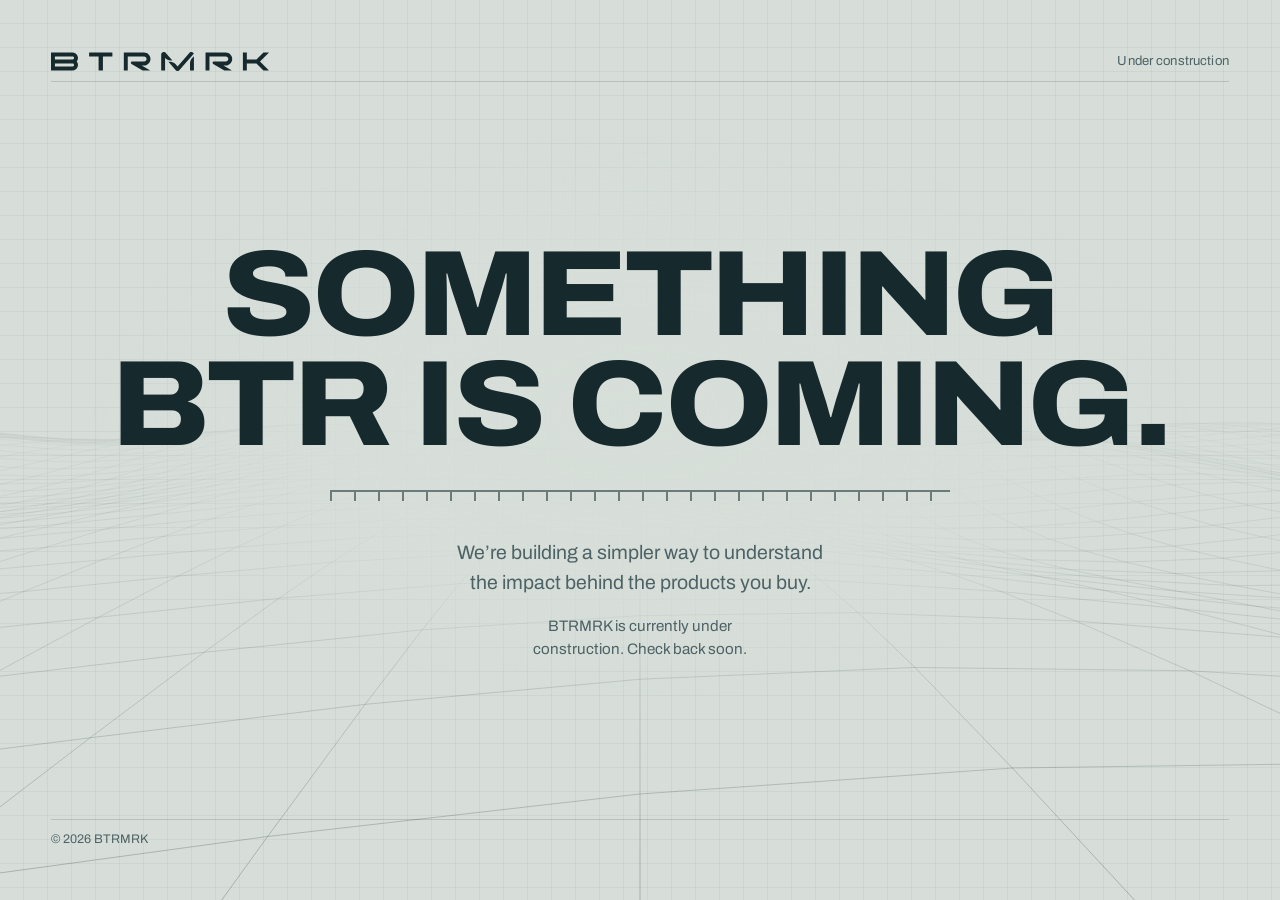
<file: index.html>
<!DOCTYPE html>
<html lang="en">
<head>
<meta charset="utf-8">
<meta name="viewport" content="width=device-width, initial-scale=1, viewport-fit=cover">
<title>BTRMRK — under construction</title>
<meta name="description" content="BTRMRK is building a simpler way to understand the impact behind the products you buy. Site under construction.">
<meta name="robots" content="noindex">
<link rel="icon" href="btrmrk-mark.svg">

<!-- ============================================================
     EDIT THESE AND YOU'RE DONE:
       1. the accent colour --mark, if BTRMRK's brand colour differs
       2. SPEED / EYE at the top of the script, to retune the terrain
     ============================================================ -->

<link rel="preconnect" href="https://fonts.googleapis.com">
<link rel="preconnect" href="https://fonts.gstatic.com" crossorigin>
<link href="https://fonts.googleapis.com/css2?family=Archivo:wdth,wght@62..125,100..900&display=swap" rel="stylesheet">

<style>
  :root{
    --paper:      #d7ded9;
    --ink:        #16292c;
    --ink-soft:   #4d6265;
    --mark:       #e0006b;          /* surveyor's marking pink */
    --grid-fine:  rgba(22,41,44,.05);
    --grid-bold:  rgba(22,41,44,.16);
    --rule:       2px;
  }

  *{ box-sizing:border-box; }

  html,body{ height:100%; }

  body{
    margin:0;
    background-color:var(--paper);
    background-image:
      linear-gradient(var(--grid-fine) 1px, transparent 1px),
      linear-gradient(90deg, var(--grid-fine) 1px, transparent 1px);
    background-size: 24px 24px, 24px 24px;
    background-position: -1px -1px;
    color:var(--ink);
    font-family:"Archivo", "Helvetica Neue", Arial, sans-serif;
    font-variation-settings:"wdth" 100,"wght" 400;
    font-size:clamp(15px, 1.1vw + 12px, 18px);
    line-height:1.5;
    -webkit-font-smoothing:antialiased;
  }

  /* ---------- 3d terrain layers ---------- */
  /* A canvas is a replaced element: inset:0 alone leaves it at its intrinsic
     300x150, so the size has to be stated. Layout size lives here in CSS only —
     the script sets the backing store, never the style. */
  #bg{
    position:fixed;
    top:0;
    left:0;
    width:100%;
    height:100%;
    height:100lvh;
    z-index:0;
    display:block;
    pointer-events:none;
  }
  .veil{
    position:fixed;
    top:0;
    left:0;
    width:100%;
    height:100%;
    height:100lvh;
    z-index:1;
    pointer-events:none;
    background:radial-gradient(
      ellipse 58% 42% at 50% 46%,
      rgba(215,222,217,.96) 0%,
      rgba(215,222,217,.86) 42%,
      rgba(215,222,217,0)   74%);
  }

  .sheet{
    position:relative;
    z-index:2;
    min-height:100%;
    min-height:100svh;
    display:grid;
    grid-template-rows:auto 1fr auto;
    padding:clamp(20px, 4vw, 56px);
    padding-top:calc(clamp(20px, 4vw, 56px) + env(safe-area-inset-top));
    padding-right:calc(clamp(20px, 4vw, 56px) + env(safe-area-inset-right));
    padding-bottom:calc(clamp(20px, 4vw, 56px) + env(safe-area-inset-bottom));
    padding-left:calc(clamp(20px, 4vw, 56px) + env(safe-area-inset-left));
    gap:clamp(24px, 5vh, 64px);
  }

  /* ---------- top rail ---------- */
  .rail{
    display:flex;
    justify-content:space-between;
    align-items:center;
    gap:16px;
    flex-wrap:wrap;
    font-size:.82rem;
    letter-spacing:.01em;
    color:var(--ink-soft);
    border-bottom:1px solid var(--grid-bold);
    padding-bottom:10px;
  }
  /* Plain <img>: no mask support needed, works over file:// too. The colour
     lives in btrmrk-wordmark.svg (set to --ink) rather than in CSS. */
  .logotype{
    display:block;
    height:clamp(13px, 3.2vw, 19px);
    width:auto;
    flex:0 0 auto;
  }

  /* ---------- centre stack ---------- */
  .stage{
    display:flex;
    flex-direction:column;
    align-items:center;
    justify-content:center;
    text-align:center;
  }

  .headline{
    margin:0;
    max-width:15ch;
    font-variation-settings:"wdth" 110,"wght" 800;
    font-size:clamp(2.15rem, 10.5vw, 7.6rem);
    line-height:.9;
    letter-spacing:-.03em;
    text-wrap:balance;
    overflow-wrap:break-word;
  }

  /* ruler datum under the headline */
  .datum{
    width:min(100%, 62ch);
    margin:clamp(20px, 3.4vh, 40px) 0 clamp(22px, 3.4vh, 40px);
    height:18px;
    border-top:2px solid var(--ink);
    background-image:linear-gradient(90deg, var(--ink) 2px, transparent 2px);
    background-size:24px 9px;
    background-repeat:repeat-x;
    background-position:0 0;
    opacity:.55;
  }

  .lede{
    margin:0;
    max-width:34ch;
    font-size:clamp(1rem, .5vw + .92rem, 1.22rem);
    color:var(--ink-soft);
    text-wrap:balance;
  }

  .note{
    margin:clamp(14px, 2vh, 22px) 0 0;
    max-width:38ch;
    font-size:.95rem;
    color:var(--ink-soft);
    text-wrap:balance;
  }

  /* ---------- footer ---------- */
  .foot{
    font-size:.78rem;
    color:var(--ink-soft);
    border-top:1px solid var(--grid-bold);
    padding-top:10px;
  }

  /* ---------- phones ---------- */
  @media (max-width: 640px){
    /* Lighter than desktop: the mesh should read across the whole screen, and
       the lines it sits behind are hairlines at 26% ink at their very darkest. */
    .veil{
      background:radial-gradient(
        ellipse 150% 44% at 50% 46%,
        rgba(215,222,217,.74) 0%,
        rgba(215,222,217,.52) 56%,
        rgba(215,222,217,0)   90%);
    }
    .datum{ width:100%; margin:clamp(16px,2.6vh,28px) 0; }
    .lede{ max-width:30ch; }
    .note{ max-width:32ch; }
    .headline{ max-width:12ch; }
  }

  @media (max-width: 360px){
    .rail{ font-size:.76rem; gap:8px; }
  }

  /* ---------- landscape phones: very little vertical room ---------- */
  @media (max-height: 520px) and (orientation: landscape){
    .sheet{ gap:14px; }
    .headline{ font-size:clamp(1.7rem, 5.4vw, 3rem); max-width:22ch; }
    .datum{ margin:12px 0; height:12px; }
    .note{ margin-top:8px; }
  }

  /* ---------- one load sequence ---------- */
  .headline{ opacity:0; animation:rise .62s cubic-bezier(.2,.7,.3,1) .12s forwards; }
  .datum{ transform:scaleX(0); transform-origin:left; animation:sweep .72s cubic-bezier(.2,.7,.3,1) .4s forwards; }
  .lede{ opacity:0; animation:rise .5s ease-out .62s forwards; }
  .note{ opacity:0; animation:rise .5s ease-out .76s forwards; }

  @keyframes rise{ from{ opacity:0; transform:translateY(10px); } to{ opacity:1; transform:none; } }
  @keyframes sweep{ to{ transform:scaleX(1); } }

  @media (prefers-reduced-motion: reduce){
    .headline,.datum,.lede,.note{
      animation:none;
      opacity:1;
      transform:none;
    }
  }
</style>
</head>
<body>

<canvas id="bg" aria-hidden="true"></canvas>
<div class="veil" aria-hidden="true"></div>

<div class="sheet">

  <div class="rail">
    <img class="logotype" src="btrmrk-wordmark.svg" alt="BTRMRK" width="2193" height="191">
    <span>Under construction</span>
  </div>

  <main class="stage">

    <h1 class="headline">SOMETHING BTR IS COMING.</h1>

    <div class="datum" aria-hidden="true"></div>

    <p class="lede">We’re building a simpler way to understand the impact behind the products you buy.</p>

    <p class="note">BTRMRK is currently under construction. Check back soon.</p>

  </main>

  <div class="foot">© 2026 BTRMRK</div>

</div>

<script>
/* Wireframe survey mesh: a ground plane in real perspective, drifting toward
   the viewer. No libraries — the projection is eight lines of maths. */
(function () {
  var canvas = document.getElementById('bg');
  if (!canvas || !canvas.getContext) return;
  var ctx = canvas.getContext('2d');

  var COLS = 30,     // columns across
      ROWS = 34,     // rows into the distance
      XS   = 1.15,   // column spacing (world units)
      ZS   = 1.0,    // row spacing (recomputed per viewport)
      NEAR = 1.4,    // nearest row
      EYE  = 1.55,   // camera height above the plane (recomputed per viewport)
      SPEED = 0.55;  // world units per second, toward the viewer

  var w = 0, h = 0, cx = 0, cy = 0, f = 0, raf = 0;
  var still = window.matchMedia('(prefers-reduced-motion: reduce)');

  function resize() {
    // Measure the canvas box itself, not window.innerHeight — on mobile the
    // two disagree while the address bar slides in and out.
    var box = canvas.getBoundingClientRect();
    var nw = Math.round(box.width)  || window.innerWidth;
    var nh = Math.round(box.height) || window.innerHeight;
    if (nw === w && nh === h) return false;

    w = nw;
    h = nh;

    // Phones need a FINER mesh, not a coarser one. A narrow viewport with a wide
    // lens puts mid-screen at only z~3, where column spacing is f*XS/z — at
    // XS 1.5 that is 150px apart, i.e. three lines on the whole screen. Tighter
    // spacing and a nearer horizon give the same line count a real mesh.
    var narrow = w < 700;
    ROWS = narrow ? 15   : 34;
    ZS   = narrow ? 0.8  : 1.0;
    XS   = narrow ? 0.55 : 1.15;

    cx = w / 2;

    // Focal length from a fixed ~70 degree horizontal field of view. Deriving it
    // from height instead turns a tall phone into a telephoto lens: four giant
    // lines across the screen rather than a mesh.
    f = w * 0.714;

    // Tall screens get a higher horizon so the ground claims more of the frame.
    var ratio = h / w;
    var horizon = Math.min(0.44, Math.max(0.34, 0.44 - (ratio - 0.6) * 0.07));
    cy = h * horizon;

    // Then lift the camera until the nearest row falls past the bottom edge.
    // Without this the plane stops short and leaves blank paper beneath it.
    EYE = Math.max(1.55, NEAR * (h - cy) / f * 1.04);

    // Widen the plane until it runs past both screen edges at the depth where
    // the lines are still visible — otherwise a wide monitor sees the plane end.
    var zDeep  = NEAR + ROWS * ZS * 0.85;
    var reach  = (w / 2) * zDeep / f;   // world half-width needed at that depth
    COLS = Math.ceil((reach * 3.0) / XS);
    COLS = Math.max(narrow ? 20 : 28, Math.min(COLS, 90));

    var dpr = Math.min(window.devicePixelRatio || 1, narrow ? 1.75 : 2);
    // Only the backing store is set here. Touching canvas.style.width would
    // pin the box to a fixed pixel size and the next measurement would be stale.
    canvas.width  = Math.round(w * dpr);
    canvas.height = Math.round(h * dpr);
    ctx.setTransform(dpr, 0, 0, dpr, 0, 0);

    return true;
  }

  // Height field — three slow waves, no two in step.
  function elevation(x, z, t) {
    return Math.sin(x * 0.42 + z * 0.18 + t * 0.33) * 0.30
         + Math.sin(z * 0.31 - t * 0.21)            * 0.22
         + Math.sin(x * 0.19 - z * 0.26 + t * 0.14) * 0.16;
  }

  function draw(t) {
    ctx.clearRect(0, 0, w, h);

    var scroll = t * SPEED;
    var shift  = scroll % ZS;

    // Depth fade for free: lines are faint at the horizon, firm underfoot.
    var fade = ctx.createLinearGradient(0, cy, 0, h);
    fade.addColorStop(0,    'rgba(22,41,44,0)');
    fade.addColorStop(0.28, 'rgba(22,41,44,0.07)');
    fade.addColorStop(1,    'rgba(22,41,44,0.26)');
    ctx.strokeStyle = fade;
    ctx.lineWidth = 1;

    var i, j, x, z, y, sx, sy, open;

    // Rows running across
    for (j = 0; j < ROWS; j++) {
      z = NEAR + j * ZS - shift;
      if (z < 0.4) continue;
      ctx.beginPath();
      for (i = 0; i <= COLS; i++) {
        x  = (i - COLS / 2) * XS;
        y  = elevation(x, z + scroll, t);
        sx = cx + f * x / z;
        sy = cy + f * (EYE - y) / z;
        if (i) ctx.lineTo(sx, sy); else ctx.moveTo(sx, sy);
      }
      ctx.stroke();
    }

    // Columns running away
    for (i = 0; i <= COLS; i++) {
      x = (i - COLS / 2) * XS;
      ctx.beginPath();
      open = false;
      for (j = 0; j < ROWS; j++) {
        z = NEAR + j * ZS - shift;
        if (z < 0.4) { open = false; continue; }
        y  = elevation(x, z + scroll, t);
        sx = cx + f * x / z;
        sy = cy + f * (EYE - y) / z;
        if (open) ctx.lineTo(sx, sy); else { ctx.moveTo(sx, sy); open = true; }
      }
      ctx.stroke();
    }
  }

  var elapsed = 0, last = 0;

  function frame(now) {
    if (!last) last = now;
    // Clamp the step so returning to a backgrounded tab doesn't jump the terrain.
    elapsed += Math.min((now - last) / 1000, 0.05);
    last = now;
    draw(elapsed);
    raf = window.requestAnimationFrame(frame);
  }

  function play() {
    if (raf || still.matches) return;
    last = 0;
    raf = window.requestAnimationFrame(frame);
  }
  function pause() {
    if (!raf) return;
    window.cancelAnimationFrame(raf);
    raf = 0;
  }

  function start() {
    resize();
    if (still.matches) { pause(); draw(elapsed); }
    else play();
  }

  // Phones fire resize constantly as the address bar slides; coalesce them.
  var pending = 0;
  function onResize() {
    window.clearTimeout(pending);
    pending = window.setTimeout(function () {
      var changed = resize();
      if (changed && !raf) draw(elapsed);
    }, 140);
  }

  window.addEventListener('resize', onResize, { passive: true });
  window.addEventListener('orientationchange', onResize, { passive: true });
  if (window.visualViewport) {
    window.visualViewport.addEventListener('resize', onResize, { passive: true });
  }

  document.addEventListener('visibilitychange', function () {
    if (document.hidden) pause(); else play();
  });

  if (still.addEventListener) still.addEventListener('change', start);
  else if (still.addListener) still.addListener(start);

  start();
})();
</script>

</body>
</html>
</file>
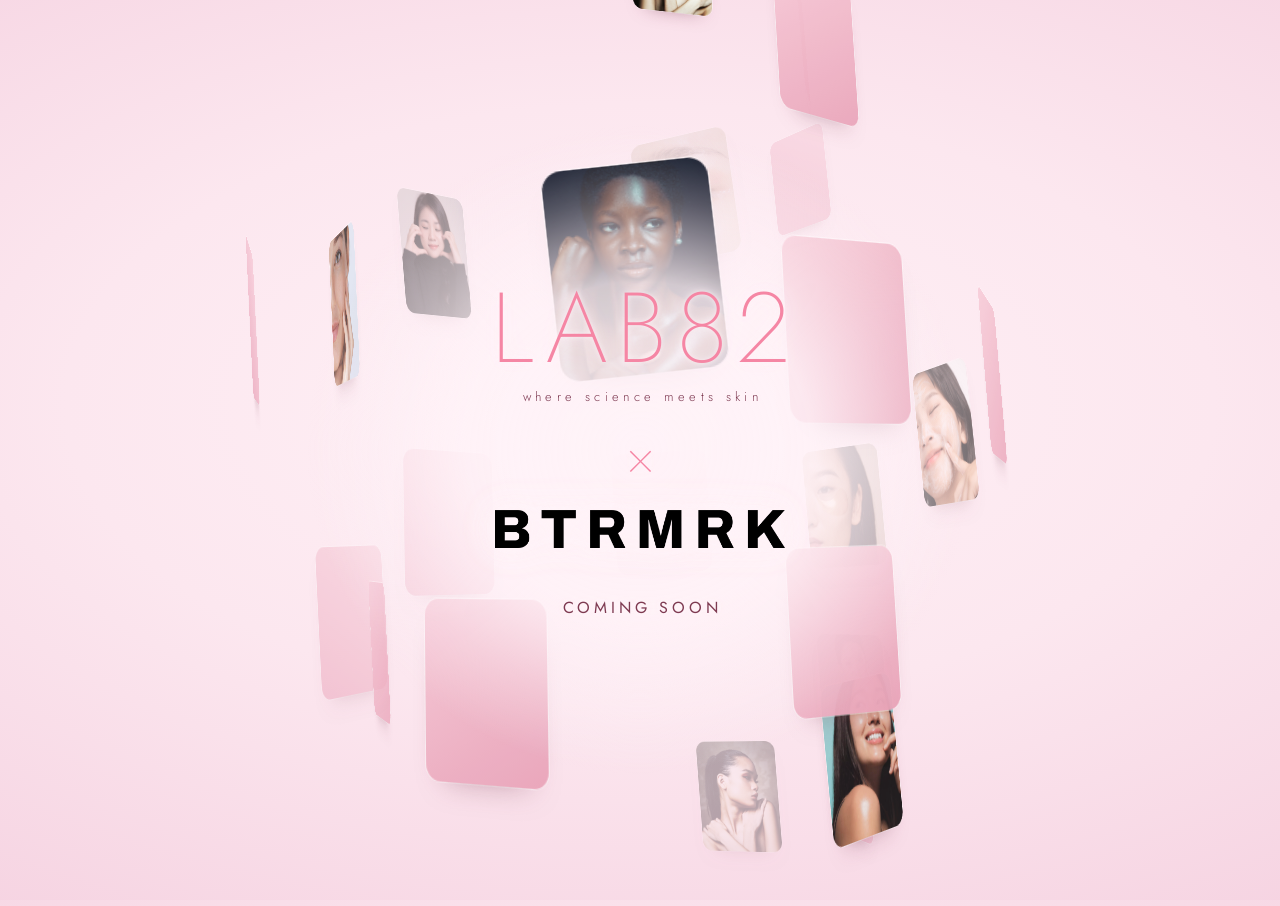
<file: l82.html>
<!DOCTYPE html>
<html lang="en">
<head>
<meta charset="utf-8">
<meta name="viewport" content="width=device-width, initial-scale=1, maximum-scale=1, viewport-fit=cover">
<meta name="robots" content="noindex">
<title>Lab82 × BTRMRK — coming soon</title>
<meta name="description" content="Lab82 and BTRMRK. Coming soon.">
<meta name="theme-color" content="#FCE7EF">

<meta property="og:title" content="Lab82 × BTRMRK — coming soon">
<meta property="og:description" content="Lab82 and BTRMRK. Coming soon.">
<meta property="og:image" content="Image1.jpg">
<meta property="og:type" content="website">

<link rel="preconnect" href="https://fonts.googleapis.com">
<link rel="preconnect" href="https://fonts.gstatic.com" crossorigin>
<link href="https://fonts.googleapis.com/css2?family=Jost:wght@200;300;400&display=swap" rel="stylesheet">

<style>
/* ---------------------------------------------------------------
   Lab82 × BTRMRK — holding page
   Drop Image1.jpg … Image30.jpg and btrmrk.png next to this file.
   To add more photos, edit the IMAGES list in the script below.
   --------------------------------------------------------------- */

:root{
  --porcelain:#FCE7EF;
  --blush:#F2C8DA;
  --pink:#F586A4;
  --rose:#C0637E;
  --deep:#7E3A51;
  --ink:#3A2730;

  --radius:clamp(200px, 27vw, 490px);  /* how wide the vortex swings */
  --rise:clamp(210px, 43vh, 500px);    /* how tall the vortex stands */
  --cw:clamp(86px, 9.4vw, 158px);      /* card width                 */
  --ch:calc(var(--cw) * 1.27);         /* card height                */
}

*{box-sizing:border-box}

html,body{height:100%}

body{
  margin:0;
  background:
    radial-gradient(118% 88% at 50% 45%, #FFF1F6 0%, var(--porcelain) 38%, var(--blush) 100%);
  color:var(--ink);
  font-family:"Jost", "Futura", "Century Gothic", system-ui, sans-serif;
  font-weight:300;
  -webkit-font-smoothing:antialiased;
  overflow:hidden;
  overscroll-behavior:none;
  touch-action:none;                 /* the whole surface is draggable */
  -webkit-tap-highlight-color:transparent;
  -webkit-user-select:none;
  user-select:none;
}

.page{
  position:relative;
  height:100dvh;
  min-height:100svh;
  display:grid;
  place-items:center;
  isolation:isolate;
  cursor:grab;
}

.page.is-dragging{cursor:grabbing}

/* ---------- the vortex ---------- */

.stage{
  position:absolute;
  inset:0;
  perspective:1400px;
  perspective-origin:50% 48%;
  z-index:1;
  opacity:0;
  animation:settle 2.2s .15s cubic-bezier(.2,.7,.2,1) forwards;
}

.tilt{
  position:absolute;
  left:50%;
  top:48%;
  transform-style:preserve-3d;
  transform:rotateZ(-4deg) rotateX(5deg);
}

.vortex{
  position:absolute;
  transform-style:preserve-3d;
  will-change:transform;
}

.card{
  position:absolute;
  width:var(--cw);
  height:var(--ch);
  margin-left:calc(var(--cw) / -2);
  margin-top:calc(var(--ch) / -2);
  transform-style:preserve-3d;
  transform:
    rotateY(calc(var(--a) * 1deg))
    translateZ(calc(var(--r) * var(--radius)))
    translateY(calc(var(--y) * var(--rise)))
    rotateZ(calc(var(--rz) * 1deg))
    scale(var(--s));
}

.face{
  display:block;
  width:100%;
  height:100%;
  border-radius:14px;
  overflow:hidden;
  background:linear-gradient(150deg,#F6C9D6,#E9A3B8);
  box-shadow:
    0 14px 28px -20px rgba(110,45,68,.55),
    0 0 0 1px rgba(255,255,255,.5);
}

.face img{
  width:100%;
  height:100%;
  object-fit:cover;
  display:block;
  pointer-events:none;
}

@keyframes settle{
  from{opacity:0; transform:scale(.92)}
  to  {opacity:1; transform:scale(1)}
}

/* ---------- the eye of the vortex ---------- */

.scrim{
  position:absolute;
  inset:0;
  z-index:2;
  pointer-events:none;
  background:radial-gradient(
    26% 36% at 50% 50%,
    rgba(255,243,248,.93) 0%,
    rgba(255,243,248,.82) 52%,
    rgba(255,243,248,.34) 78%,
    rgba(255,243,248,0)   100%);
}

.lockup{
  position:relative;
  z-index:3;
  text-align:center;
  padding:0 24px;
  pointer-events:none;
  text-shadow:0 0 34px rgba(255,243,248,.98), 0 0 14px rgba(255,243,248,.95), 0 0 5px rgba(255,243,248,.9);
  opacity:0;
  animation:settle 1.6s .45s ease-out forwards;
}

.lab{
  margin:0;
  font-size:clamp(3rem, 12vw, 6.2rem);
  font-weight:200;
  line-height:.92;
  letter-spacing:.09em;
  text-indent:.09em;
  color:var(--pink);
}

.tag{
  margin:.85rem 0 0;
  font-size:clamp(.66rem, 1.7vw, .8rem);
  font-weight:300;
  letter-spacing:.34em;
  text-indent:.34em;
  color:var(--deep);
}

.cross{
  display:block;
  margin:clamp(1rem, 3vw, 1.7rem) 0;
  font-size:clamp(1.9rem, 5.5vw, 3.1rem);
  line-height:1;
  font-weight:200;
  color:var(--pink);
}

.mrk{
  display:block;
  margin:0 auto;
  width:clamp(160px, 23vw, 290px);
  height:auto;
  filter:
    drop-shadow(0 0 18px rgba(255,243,248,.97))
    drop-shadow(0 0 7px rgba(255,243,248,.95));
}

.soon{
  margin:clamp(1.9rem, 6vw, 3rem) 0 0;
  font-size:clamp(.82rem, 2.2vw, 1rem);
  font-weight:400;
  text-transform:uppercase;
  letter-spacing:.24em;
  text-indent:.24em;
  color:var(--deep);
}

/* ---------- smaller screens ---------- */

@media (max-width:820px){
  .scrim{background:radial-gradient(
    58% 40% at 50% 50%,
    rgba(255,243,248,.96) 0%,
    rgba(255,243,248,.9)  52%,
    rgba(255,243,248,0)   100%)}
}

@media (max-width:480px){
  .stage{perspective:900px}
  .face{box-shadow:0 14px 30px -20px rgba(110,45,68,.55), 0 0 0 1px rgba(255,255,255,.5)}
}
</style>
</head>

<body>
<main class="page" id="page">

  <div class="stage" aria-hidden="true">
    <div class="tilt" id="tilt">
      <div class="vortex" id="vortex"></div>
    </div>
  </div>

  <div class="scrim" aria-hidden="true"></div>

  <div class="lockup">
    <h1 class="lab">LAB82</h1>
    <p class="tag">where science meets skin</p>
    <span class="cross">&#215;</span>
    <img class="mrk" src="btrmrk.png" alt="BTRMRK" width="1100" height="143">
    <p class="soon">Coming soon</p>
  </div>

</main>

<script>
(function () {
  /* Photos used in the vortex. Add more files here as you add them
     to the folder — the spiral rebuilds itself around the list.
     Any mix of .jpg / .png / .webp is fine. */
  var IMAGES = [
    'Image1.jpg', 'Image2.jpg', 'Image3.jpg', 'Image4.jpg', 'Image5.jpg',
    'Image6.jpg', 'Image7.jpg', 'Image8.jpg', 'Image9.jpg', 'Image10.jpg',
    'Image11.jpg', 'Image12.jpg', 'Image13.jpg', 'Image14.jpg', 'Image15.jpg',
    'Image16.jpg', 'Image17.jpg', 'Image18.jpg', 'Image19.jpg', 'Image20.jpg',
    'Image21.jpg', 'Image22.jpg', 'Image23.jpg', 'Image24.jpg', 'Image25.jpg',
    'Image26.jpg', 'Image27.jpg', 'Image28.jpg', 'Image29.jpg', 'Image30.jpg'
  ];



  var vortex = document.getElementById('vortex');
  var tilt   = document.getElementById('tilt');
  var page   = document.getElementById('page');
  if (!vortex) return;

  var still = matchMedia('(prefers-reduced-motion: reduce)').matches;
  var hover = matchMedia('(hover: hover) and (pointer: fine)').matches;
  var phone = matchMedia('(max-width: 600px)').matches;

  var COUNT = phone ? 24 : 32;   // fewer cards to draw on a phone
  var TURNS = 2.6;               // how many times the spiral wraps
  var BASE  = still ? 0 : 360 / 46;  // degrees per second at rest

  /* ---------- build the spiral ---------- */

  var cards = [];
  var frag  = document.createDocumentFragment();

  function gcd(a, b) { while (b) { var t = b; b = a % b; a = t; } return a; }
  var STRIDE = 1;
  for (var k = Math.max(2, Math.round(IMAGES.length / 2.6)); k < IMAGES.length; k++) {
    if (gcd(k, IMAGES.length) === 1) { STRIDE = k; break; }
  }

  /* fixed seed, so the scatter is the same on every visit */
  var seed = 0x9e3779b9;
  function rnd() {
    seed ^= seed << 13; seed ^= seed >>> 17; seed ^= seed << 5;
    return ((seed >>> 0) / 4294967296);
  }
  function jit(n) { return (rnd() * 2 - 1) * n; }

  for (var i = 0; i < COUNT; i++) {
    /* even spacing would band the cards into rows — push each one off its mark */
    var u = (i / (COUNT - 1)) * 2 - 1 + jit(0.13);   // -1 at the base, 1 at the top
    u = Math.max(-1.08, Math.min(1.08, u));
    var a = (i * 360 * TURNS / COUNT + jit(16)) % 360;
    var swell = Math.cos(Math.max(-1, Math.min(1, u)) * Math.PI / 2);

    var card = document.createElement('div');
    card.className = 'card';
    card.style.setProperty('--a', a.toFixed(2));
    card.style.setProperty('--y', u.toFixed(3));
    card.style.setProperty('--r', ((0.55 + 0.45 * swell) * (0.87 + rnd() * 0.26)).toFixed(3));
    card.style.setProperty('--s', ((0.74 + 0.26 * swell) * (0.84 + rnd() * 0.34)).toFixed(3));
    card.style.setProperty('--rz', jit(4).toFixed(2));

    var face = document.createElement('div');
    face.className = 'face';

    var img = document.createElement('img');
    img.src = IMAGES[(i * STRIDE) % IMAGES.length];
    img.alt = '';
    img.loading = i < 10 ? 'eager' : 'lazy';
    img.decoding = 'async';
    img.style.objectPosition = (18 + (i * 29) % 64) + '% ' + (20 + (i * 41) % 60) + '%';
    if (i % 3 === 1) img.style.transform = 'scaleX(-1)';
    img.addEventListener('error', function () { this.remove(); });

    face.appendChild(img);
    card.appendChild(face);
    frag.appendChild(card);

    cards.push({face: face, angle: a, o: -1});
  }

  vortex.appendChild(frag);

  /* ---------- state ---------- */

  var spin = 0;        // current rotation, degrees
  var drift = 0;       // extra spin from a throw, degrees per second
  var bias = 0;        // gentle speed-up from cursor position
  var tx = 0, ty = 0;  // where the tilt is
  var gx = 0, gy = 0;  // where the tilt wants to be

  var dragging = false, lastX = 0, lastY = 0, lastT = 0;

  /* ---------- pointer: drag to spin, move to lean ---------- */

  page.addEventListener('pointerdown', function (e) {
    dragging = true;
    drift = 0;
    lastX = e.clientX; lastY = e.clientY; lastT = e.timeStamp;
    page.classList.add('is-dragging');
    try { page.setPointerCapture(e.pointerId); } catch (err) {}
  });

  page.addEventListener('pointermove', function (e) {
    if (dragging) {
      var dx = e.clientX - lastX;
      var dt = Math.max(e.timeStamp - lastT, 8) / 1000;
      spin += dx * 0.42;                        // 1px of drag ≈ 0.42°
      drift = (dx * 0.42) / dt;                 // remember the throw
      lastX = e.clientX; lastY = e.clientY; lastT = e.timeStamp;
    }
    if (hover || dragging) aim(e.clientX, e.clientY);
  }, {passive: true});

  function release(e) {
    if (!dragging) return;
    dragging = false;
    page.classList.remove('is-dragging');
    drift = Math.max(-900, Math.min(900, drift));   // cap the throw
    try {
      if (e && e.pointerId != null && page.hasPointerCapture(e.pointerId)) {
        page.releasePointerCapture(e.pointerId);
      }
    } catch (err) {}
  }
  page.addEventListener('pointerup', release);
  page.addEventListener('pointercancel', release);
  page.addEventListener('pointerleave', function () { if (!dragging) { gx = 0; gy = 0; bias = 0; } });

  function aim(px, py) {
    var nx = (px / innerWidth  - 0.5) * 2;
    var ny = (py / innerHeight - 0.5) * 2;
    gx = nx;
    gy = ny;
    if (hover && !dragging) bias = nx * BASE * 0.6;   // lean right, spin faster
  }

  /* ---------- the loop ---------- */

  var prev = 0, mark = 0, ticks = 0, trims = 0;

  function frame(now) {
    var dt = prev ? Math.min((now - prev) / 1000, 0.05) : 0.016;
    prev = now;

    if (!dragging) {
      spin += (BASE + bias + drift) * dt;
      drift *= Math.exp(-2.6 * dt);          // the throw runs out
    }
    if (spin > 3600 || spin < -3600) spin %= 360;

    vortex.style.transform = 'rotateY(' + spin.toFixed(2) + 'deg)';

    /* the lean chases the pointer instead of trailing a second behind it */
    var k = still ? 1 : 1 - Math.exp(-11 * dt);
    tx += (gx - tx) * k;
    ty += (gy - ty) * k;
    tilt.style.transform =
      'rotateZ(' + (-4 + tx * 3.5).toFixed(2) + 'deg) ' +
      'rotateX(' + (5 - ty * 9).toFixed(2) + 'deg) ' +
      'rotateY(' + (tx * 9).toFixed(2) + 'deg)';

    /* depth: crisp at the front, dissolving into the light at the back */
    for (var i = 0; i < cards.length; i++) {
      var c = cards[i];
      var f = (Math.cos((spin + c.angle) * Math.PI / 180) + 1) / 2;
      var o = 0.2 + 0.8 * Math.pow(f, 0.8);
      if (Math.abs(o - c.o) > 0.008) c.face.style.opacity = c.o = o;
    }

    /* if the machine can't keep up, thin the spiral rather than stutter */
    ticks++;
    if (!mark) mark = now;
    if (trims < 1 && now - mark > 2200) {
      if (ticks / ((now - mark) / 1000) < 38) {
        var keep = [];
        for (var j = 0; j < cards.length; j++) {
          if (j % 4 === 3) cards[j].face.parentNode.style.display = 'none';
          else keep.push(cards[j]);
        }
        cards = keep;
        trims++;
      } else {
        trims = 1;
      }
      mark = now; ticks = 0;
    }

    requestAnimationFrame(frame);
  }

  requestAnimationFrame(frame);

  /* pause the work entirely when the tab is hidden */
  document.addEventListener('visibilitychange', function () {
    if (!document.hidden) prev = 0;
  });
})();
</script>
</body>
</html>
</file>
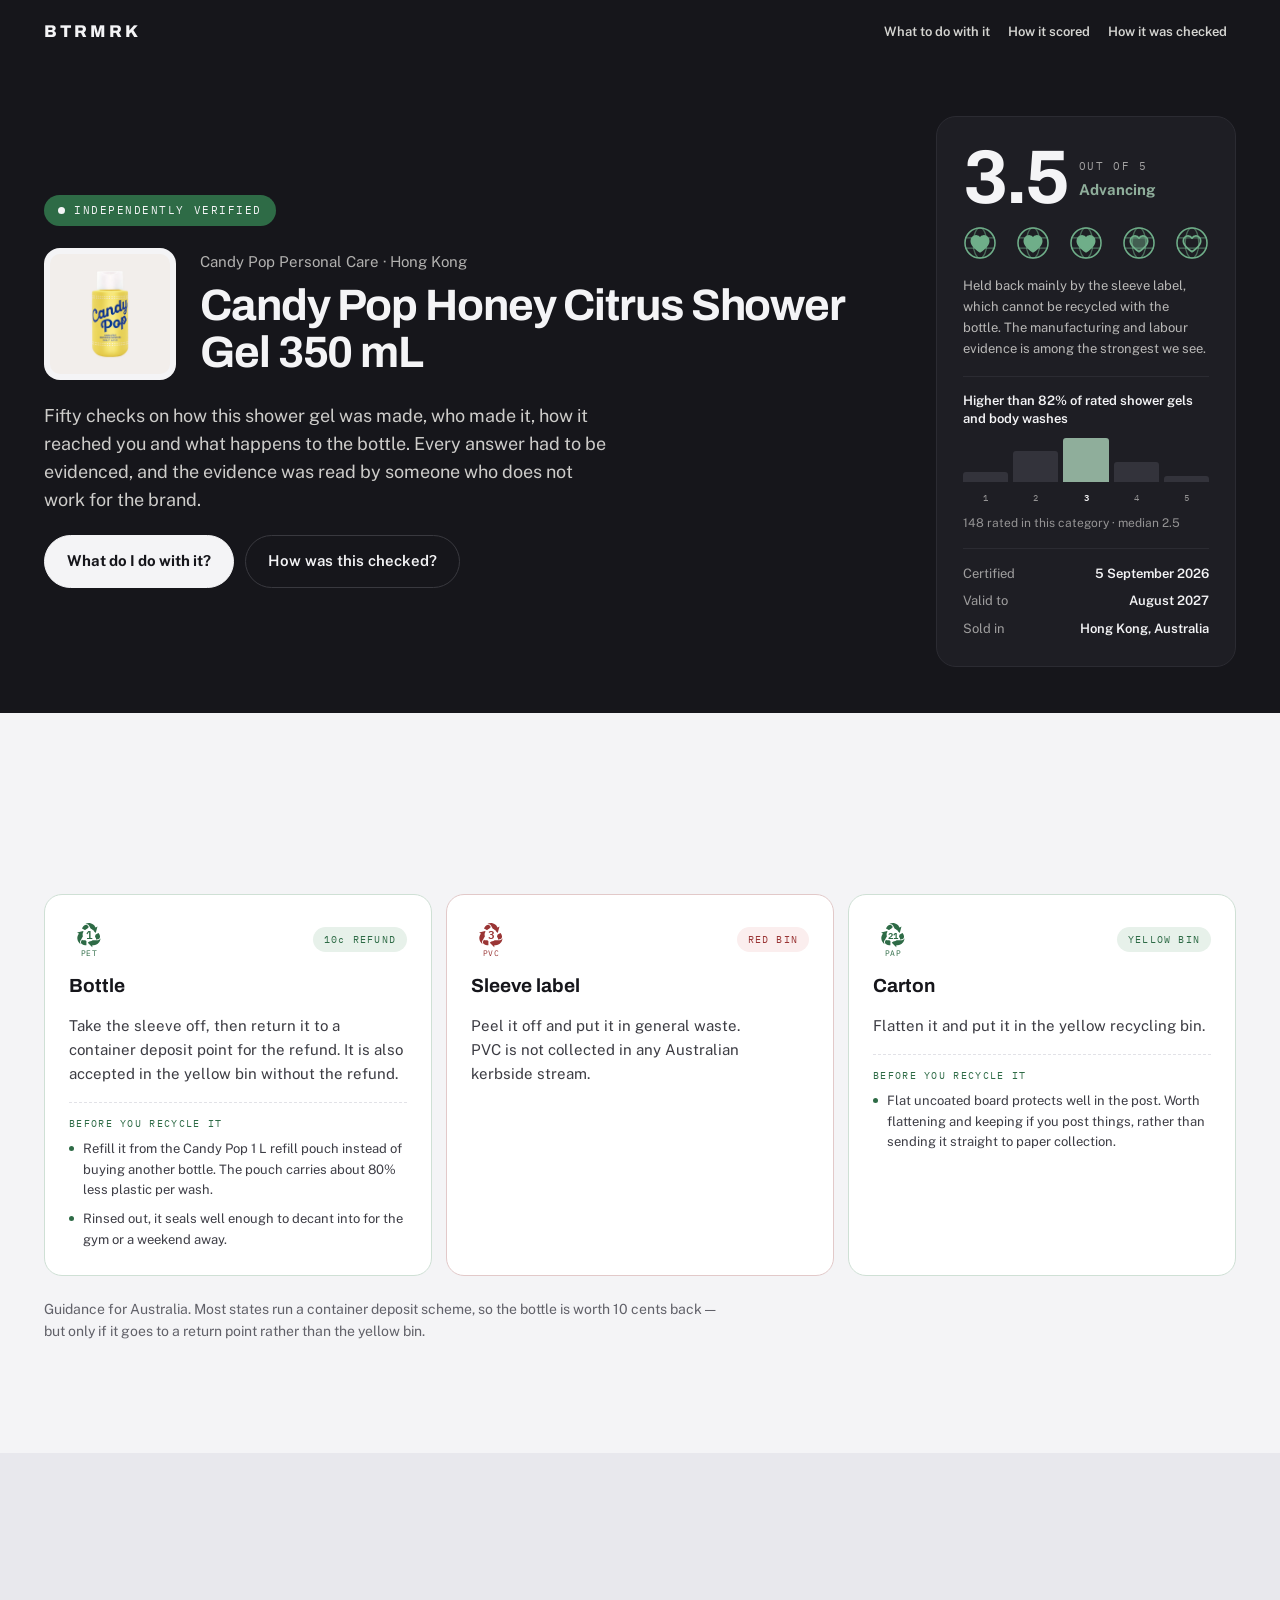
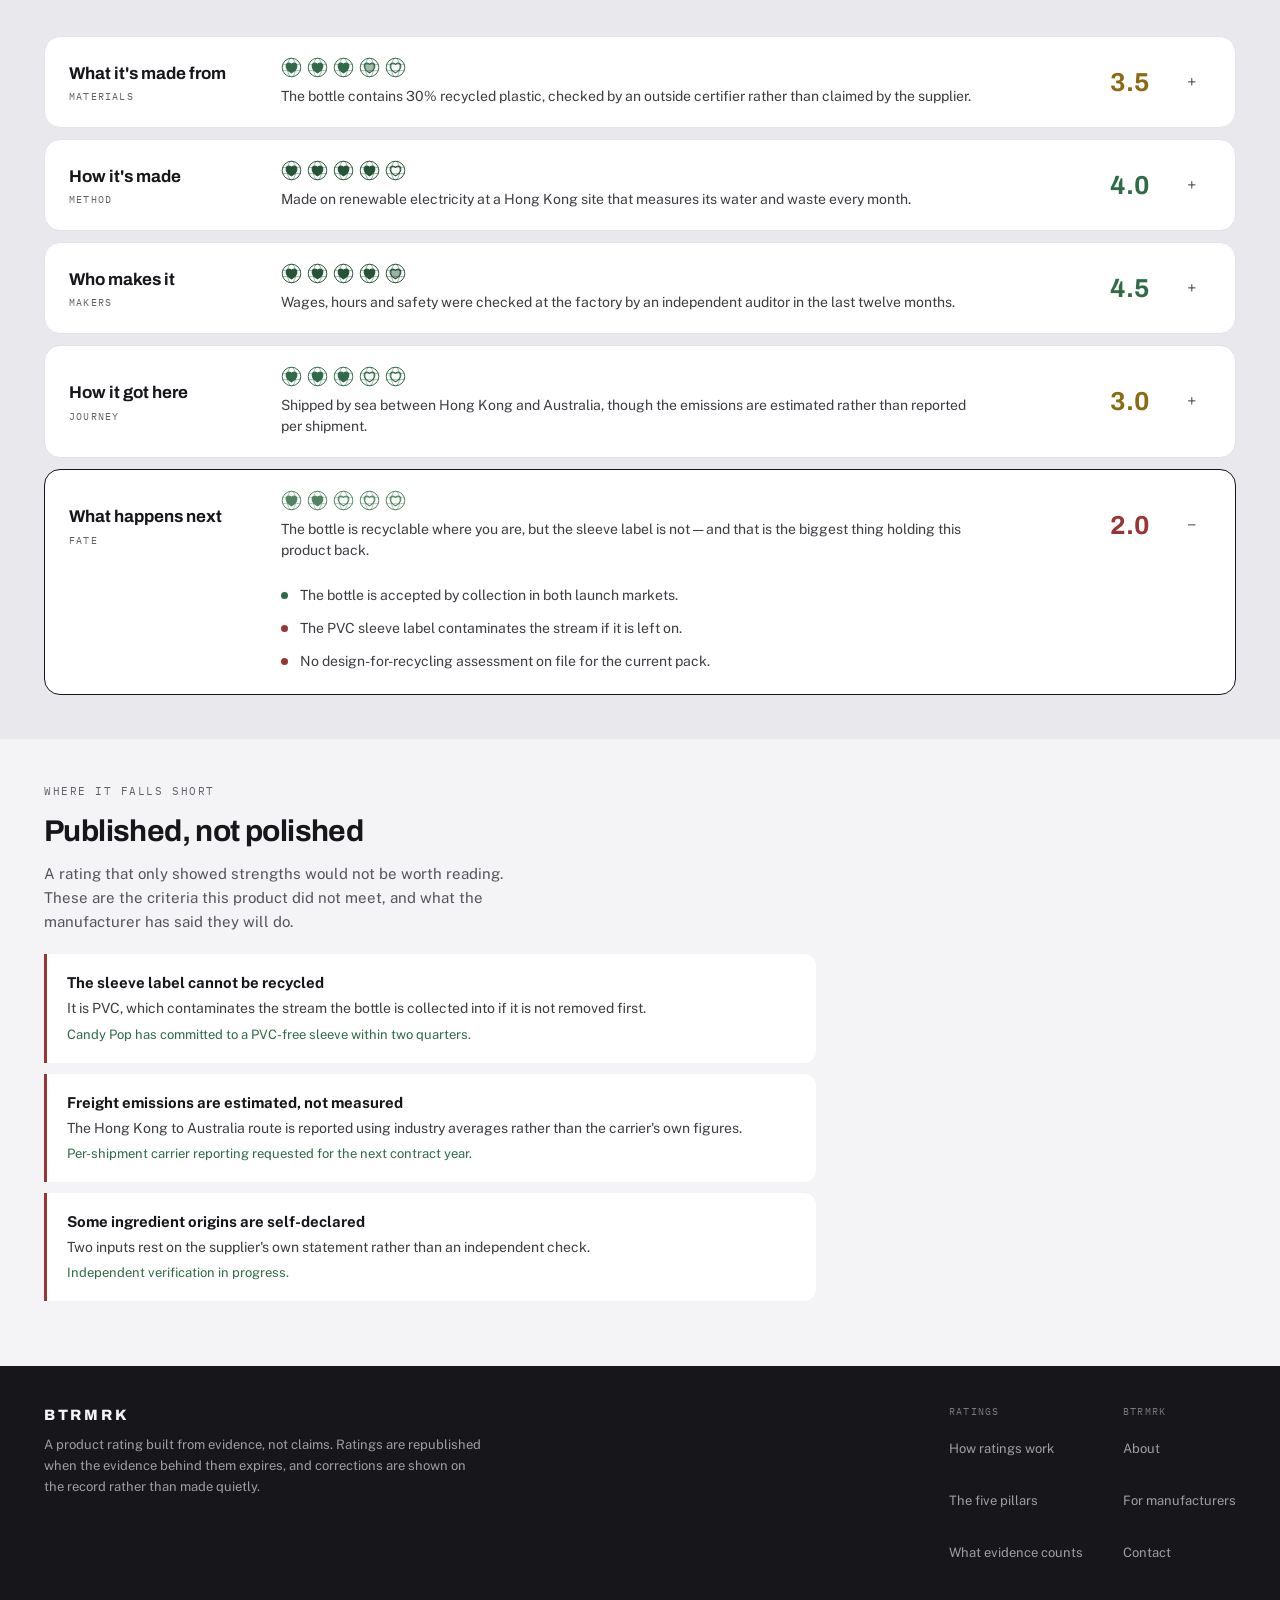
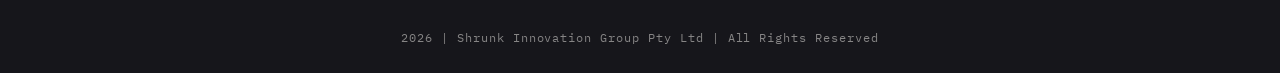
<file: ratings/2026/candypop/demo.html>
<!DOCTYPE html>
<html lang="en">
<head>
<meta charset="utf-8">
<meta name="viewport" content="width=device-width, initial-scale=1">
<title>Candy Pop Honey Citrus Shower Gel 350 mL — BTRMRK rating</title>
<meta name="description" content="An independently verified BTRMRK product rating: how it was made, who made it, how it reached you, and what to do with the pack.">
<link rel="preconnect" href="https://fonts.googleapis.com">
<link rel="preconnect" href="https://fonts.gstatic.com" crossorigin>
<link href="https://fonts.googleapis.com/css2?family=Archivo:wght@500;600;700;800&family=Public+Sans:wght@400;500;600;700&family=IBM+Plex+Mono:wght@500;600&display=swap" rel="stylesheet">

<style>
/* ---------------------------------------------------------------
   BTRMRK public rating page
   Tokens
   --------------------------------------------------------------- */
:root {
  --ink:        #16161b;
  --ink-2:      #1e1e24;
  --ink-line:   #2b2b32;
  --paper:      #f4f4f6;
  --paper-2:    #e8e8ed;
  --paper-3:    #e5e5ea;
  --white:      #ffffff;
  --line:       #e2e2e7;
  --line-2:     #d6d6dd;

  --text:       #16161b;
  --text-2:     #3c3c43;
  --text-3:     #54545e;
  --muted:      #616169;
  --on-ink:     #f4f4f6;
  --on-ink-2:   rgba(245,244,240,.82);
  --on-ink-3:   rgba(245,244,240,.62);

  --green:      #2e6b46;
  --green-soft: #8fae9b;
  --green-bg:   #e7f1ea;
  --green-bd:   #cfe0d5;
  --amber:      #8a6a12;
  --amber-bg:   #fbf1dd;
  --amber-bd:   #e8dcc0;
  --red:        #9a3535;
  --red-bg:     #fbeeee;
  --red-bd:     #e2c9c9;

  --sans:  'Public Sans', system-ui, -apple-system, sans-serif;
  --display:'Archivo', var(--sans);
  --mono:  'IBM Plex Mono', ui-monospace, monospace;

  --r-sm: 11px;
  --r-md: 16px;
  --r-lg: 20px;
  --r-pill: 99px;

  --pad: clamp(20px, 5vw, 44px);
  --tap: 44px;
}

/* ---------------------------------------------------------------
   Reset
   --------------------------------------------------------------- */
*, *::before, *::after { box-sizing: border-box; }
html { -webkit-text-size-adjust: 100%; }
body {
  margin: 0;
  background: var(--paper);
  color: var(--text);
  font-family: var(--sans);
  font-size: 16px;
  line-height: 1.5;
  overflow-x: hidden;
}
img { display: block; max-width: 100%; }
button { font: inherit; color: inherit; }
h1, h2, h3, p { margin: 0; }
a { color: var(--green); text-decoration: none; }
a:hover { color: var(--ink); }
:focus-visible { outline: 2px solid var(--green); outline-offset: 3px; border-radius: 4px; }

/* thin scrollbar that does not claim layout width */
@supports not selector(::-webkit-scrollbar) {
  * { scrollbar-width: thin; scrollbar-color: #c6c6cc transparent; }
}
::-webkit-scrollbar { width: 5px; height: 5px; }
::-webkit-scrollbar-track { background: transparent; }
::-webkit-scrollbar-thumb { background: #c6c6cc; border-radius: 8px; }

/* ---------------------------------------------------------------
   Shared bits
   --------------------------------------------------------------- */
.kicker {
  font-family: var(--mono);
  font-size: 11px;
  letter-spacing: .14em;
  color: var(--muted);
}
.kicker--light { color: var(--on-ink-3); }

.section-title {
  font-family: var(--display);
  font-weight: 700;
  font-size: clamp(23px, 3.6vw, 30px);
  line-height: 1.15;
  letter-spacing: -.02em;
}
.lede {
  font-size: 15px;
  line-height: 1.6;
  color: var(--text-3);
  text-wrap: pretty;
}
.section { padding: var(--pad); }
.section--paper { background: var(--paper); }
.section--paper2 { background: var(--paper-2); }
.section--ink { background: var(--ink); color: var(--on-ink); }

.stack { display: flex; flex-direction: column; }
.gap-8  { gap: 8px; }
.gap-14 { gap: 14px; }
.gap-22 { gap: 22px; }

.btn {
  display: inline-flex;
  align-items: center;
  justify-content: center;
  min-height: 50px;
  padding: 14px 22px;
  border: 1px solid transparent;
  border-radius: var(--r-pill);
  font-weight: 700;
  font-size: 15px;
  cursor: pointer;
  transition: background .25s ease, color .25s ease, border-color .25s ease, transform .2s ease;
}
.btn:active { transform: translateY(1px); }
.btn--solid { background: var(--paper); color: var(--ink); border-color: var(--paper); }
.btn--solid:hover { background: var(--green); border-color: var(--green); color: var(--paper); }
.btn--ghost { background: transparent; color: var(--on-ink); border-color: #39393f; font-weight: 600; }
.btn--ghost:hover { border-color: var(--paper); }

/* ---------------------------------------------------------------
   Masthead
   --------------------------------------------------------------- */
.masthead {
  position: sticky;
  top: 0;
  z-index: 20;
  display: flex;
  align-items: center;
  justify-content: space-between;
  gap: 6px 18px;
  flex-wrap: wrap;
  padding: 10px var(--pad);
  background: var(--ink);
  color: var(--on-ink);
  transition: padding .28s ease, box-shadow .28s ease;
}
.masthead.is-condensed { padding-block: 6px; box-shadow: 0 10px 28px rgba(22,22,27,.34); }
.wordmark {
  font-family: var(--display);
  font-weight: 800;
  font-size: 17px;
  letter-spacing: .18em;
}
.masthead__nav { display: flex; align-items: center; gap: 0; flex: 1 1 auto; justify-content: flex-end; flex-wrap: wrap; }
.masthead__nav a {
  display: flex;
  align-items: center;
  min-height: var(--tap);
  padding: 11px 9px;
  border-radius: 9px;
  color: rgba(245,244,240,.86);
  font-weight: 600;
  font-size: 13px;
  white-space: nowrap;
  transition: background .2s ease, color .2s ease;
}
.masthead__nav a:hover { background: #26262c; color: var(--on-ink); }

/* ---------------------------------------------------------------
   Hero
   --------------------------------------------------------------- */
.hero {
  display: grid;
  grid-template-columns: minmax(0, 1fr) 300px;
  gap: clamp(24px, 4vw, 48px);
  align-items: center;
  padding: clamp(30px, 5vw, 52px) var(--pad) clamp(28px, 4.5vw, 46px);
  background: var(--ink);
  color: var(--on-ink);
}
@media (max-width: 860px) { .hero { grid-template-columns: minmax(0, 1fr); } }

.badge-verified {
  display: inline-flex;
  align-self: flex-start;
  align-items: center;
  gap: 9px;
  padding: 7px 14px;
  border-radius: var(--r-pill);
  background: var(--green);
}
.badge-verified span:first-child {
  width: 7px; height: 7px; border-radius: var(--r-pill); background: var(--paper);
}
.badge-verified span:last-child {
  font-family: var(--mono); font-size: 11px; letter-spacing: .14em;
}

.product { display: flex; align-items: center; gap: clamp(14px, 3vw, 24px); }
.product__shot {
  width: clamp(84px, 14vw, 132px);
  height: clamp(84px, 14vw, 132px);
  flex: none;
  object-fit: contain;
  border-radius: var(--r-md);
  background: var(--paper);
  padding: 6px;
  transition: transform .5s cubic-bezier(.22,.61,.36,1), box-shadow .5s ease;
}
.product__shot:hover { transform: translateY(-5px) rotate(-2deg); box-shadow: 0 22px 44px rgba(0,0,0,.45); }
.product__brand { font-size: 15px; color: rgba(245,244,240,.7); }
.product__name {
  font-family: var(--display);
  font-weight: 700;
  font-size: clamp(24px, 5vw, 44px);
  line-height: 1.08;
  letter-spacing: -.025em;
  text-wrap: pretty;
}
.hero__lede {
  font-size: clamp(15px, 2vw, 18px);
  line-height: 1.55;
  color: var(--on-ink-2);
  max-width: 52ch;
  text-wrap: pretty;
}
.hero__actions { display: flex; gap: 11px; flex-wrap: wrap; }

.scorecard {
  display: flex;
  flex-direction: column;
  gap: 16px;
  padding: 28px 26px;
  border-radius: var(--r-lg);
  background: var(--ink-2);
  border: 1px solid var(--ink-line);
}
.scorecard__row { display: flex; align-items: flex-end; gap: 12px; }
.scorecard__value {
  font-family: var(--display);
  font-weight: 700;
  font-size: clamp(56px, 9vw, 76px);
  line-height: .86;
  letter-spacing: -.04em;
  font-variant-numeric: tabular-nums;
}
.scorecard__band { font-size: 15px; font-weight: 700; color: var(--green-soft); }
.marks { display: flex; justify-content: space-between; gap: 7px; width: 100%;
  max-width: calc(5 * clamp(28px, 5vw, 34px) + 4 * clamp(12px, 2.2vw, 19px)); }
.marks svg { flex: none; width: clamp(28px, 5vw, 34px); height: clamp(28px, 5vw, 34px); }
.pillar__marks { display: flex; gap: 5px; }
.pillar__marks svg { flex: none; width: 21px; height: 21px; }
.scorecard__note { font-size: 13px; line-height: 1.6; color: rgba(245,244,240,.72); text-wrap: pretty; }
.compare { display: flex; flex-direction: column; gap: 9px; padding-top: 15px; border-top: 1px solid var(--ink-line); }
.compare__head { font-size: 13px; font-weight: 600; line-height: 1.45; text-wrap: pretty; }
.compare__chart { display: flex; align-items: flex-end; gap: 5px; height: 44px; }
.compare__bar { flex: 1; min-height: 3px; border-radius: 3px 3px 0 0; background: #33333b; }
.compare__bar.is-here { background: var(--green-soft); }
.compare__bands { display: flex; gap: 5px; }
.compare__band { flex: 1; text-align: center; font-family: var(--mono); font-size: 9px; color: rgba(245,244,240,.55); }
.compare__band.is-here { color: var(--on-ink); font-weight: 600; }
.compare__sub { font-size: 12px; line-height: 1.5; color: rgba(245,244,240,.55); }

.resin { flex: none; width: 40px; height: 40px; }

.meta { display: flex; flex-direction: column; gap: 8px; padding-top: 15px; border-top: 1px solid var(--ink-line); }
.meta__row { display: flex; justify-content: space-between; align-items: baseline; gap: 12px; }
.meta__k { font-size: 13px; color: rgba(245,244,240,.6); }
.meta__v { font-size: 13px; font-weight: 600; text-align: right; }

/* ---------------------------------------------------------------
   Disposal
   --------------------------------------------------------------- */
.section-head {
  display: flex;
  align-items: flex-end;
  justify-content: space-between;
  gap: 24px;
  flex-wrap: wrap;
}
.tabs { display: flex; gap: 9px; padding: 5px; border-radius: var(--r-pill); background: var(--paper-3); }
.tabs button {
  min-height: 46px;
  padding: 12px 22px;
  border: 0;
  border-radius: var(--r-pill);
  background: transparent;
  color: #2b2b32;
  font-weight: 600;
  font-size: 14px;
  cursor: pointer;
  transition: background .2s ease, color .2s ease;
}
.tabs button[aria-pressed="true"] { background: var(--ink); color: var(--paper); font-weight: 700; }

.parts {
  display: grid;
  grid-template-columns: repeat(auto-fit, minmax(240px, 1fr));
  gap: 14px;
}
.part {
  height: 100%;
  display: flex;
  flex-direction: column;
  gap: 13px;
  padding: 24px;
  border: 1px solid var(--line);
  border-radius: 18px;
  background: var(--white);
  transition: transform .3s ease, box-shadow .3s ease;
}
.part:hover { transform: translateY(-4px); box-shadow: 0 14px 30px rgba(22,22,27,.10); }
.part__top { display: flex; align-items: center; justify-content: space-between; gap: 12px; }

.part__verdict {
  font-family: var(--mono);
  font-size: 10px;
  letter-spacing: .12em;
  padding: 5px 11px;
  border-radius: var(--r-pill);
}
.part__name { font-family: var(--display); font-weight: 700; font-size: 19px; }
.part__action { font-size: 15px; line-height: 1.6; color: var(--text-2); text-wrap: pretty; }
.part__reuse { display: flex; flex-direction: column; gap: 8px; margin-top: 3px; padding-top: 13px; border-top: 1px dashed var(--line); }
.part__reuse .kicker { color: var(--green); font-size: 10px; letter-spacing: .13em; }
.part__reuse li { display: flex; gap: 9px; align-items: flex-start; font-size: 13px; line-height: 1.6; color: #3d3d45; }
.part__reuse ul { margin: 0; padding: 0; list-style: none; display: flex; flex-direction: column; gap: 8px; }
.dot { flex: none; margin-top: 7px; width: 5px; height: 5px; border-radius: var(--r-pill); background: var(--green); }

.tone-good .part__verdict { background: var(--green-bg); color: var(--green); }
.tone-good { border-color: var(--green-bd); }
.tone-warn .part__verdict { background: var(--amber-bg); color: var(--amber); }
.tone-warn { border-color: var(--amber-bd); }
.tone-bad .part__verdict { background: var(--red-bg); color: var(--red); }
.tone-bad { border-color: var(--red-bd); }

.note { font-size: 14px; line-height: 1.6; color: var(--muted); max-width: 76ch; text-wrap: pretty; }

/* ---------------------------------------------------------------
   Pillars
   --------------------------------------------------------------- */
.pillar {
  display: block;
  width: 100%;
  padding: 0;
  border: 1px solid var(--line);
  border-radius: var(--r-md);
  background: var(--white);
  cursor: pointer;
  text-align: left;
  overflow: hidden;
  transition: border-color .25s ease;
}
.pillar:hover { border-color: var(--ink); }
.pillar[aria-expanded="true"] { border-color: var(--ink); }
.pillar__head {
  display: grid;
  grid-template-columns: 190px minmax(0, 1fr) 96px 40px;
  gap: 22px;
  align-items: center;
  padding: 20px 24px;
}
.pillar__human { font-family: var(--display); font-weight: 700; font-size: 17px; }
.pillar__label { font-family: var(--mono); font-size: 10px; letter-spacing: .12em; color: var(--muted); }
.pillar__plain { font-size: 14px; line-height: 1.5; color: var(--text-2); text-wrap: pretty; }
.pillar__value { text-align: right; font-family: var(--display); font-weight: 700; font-size: 26px; }
.pillar__chev { text-align: center; font-size: 17px; color: var(--muted); }
.pillar__detail { display: flex; flex-direction: column; gap: 11px; padding: 4px 24px 22px 236px; }
.pillar__detail li { display: flex; gap: 12px; align-items: flex-start; font-size: 14px; line-height: 1.55; color: var(--text-2); text-wrap: pretty; }
.pillar__detail ul { margin: 0; padding: 0; list-style: none; display: flex; flex-direction: column; gap: 11px; }
.pillar__detail .dot { margin-top: 7px; width: 7px; height: 7px; }
[hidden] { display: none !important; }

@media (max-width: 760px) {
  .pillar__head { grid-template-columns: minmax(0, 1fr) 62px 28px; gap: 12px; padding: 18px; }
  .pillar__head > :nth-child(2) { grid-column: 1 / -1; }
  .pillar__value { font-size: 22px; }
  .pillar__detail { padding: 0 18px 18px; }
}

/* ---------------------------------------------------------------
   Gaps + provenance
   --------------------------------------------------------------- */
.split {
  display: grid;
  grid-template-columns: minmax(0, 1fr) 380px;
  gap: 40px;
}
@media (max-width: 980px) { .split { grid-template-columns: minmax(0, 1fr); } }

.gap-card {
  display: flex;
  gap: 14px;
  align-items: flex-start;
  padding: 18px 20px;
  border-left: 3px solid var(--red);
  border-radius: 0 12px 12px 0;
  background: var(--white);
}
.gap-card b { font-size: 15px; font-weight: 700; line-height: 1.4; }
.gap-card p { font-size: 14px; line-height: 1.55; color: var(--text-2); text-wrap: pretty; }
.gap-card em { font-style: normal; font-size: 13px; line-height: 1.5; color: var(--green); }

.panel {
  display: flex;
  flex-direction: column;
  gap: 16px;
  padding: 28px 26px;
  border-radius: 18px;
  background: var(--ink);
  color: var(--on-ink);
  align-self: start;
}
.panel p { font-size: 15px; line-height: 1.65; color: rgba(245,244,240,.86); text-wrap: pretty; }
.panel .meta__k { font-family: var(--mono); font-size: 10px; letter-spacing: .12em; }
.panel .meta__v { font-weight: 400; }
.panel button { min-height: 48px; border-radius: var(--r-sm); }

/* ---------------------------------------------------------------
   Footer
   --------------------------------------------------------------- */
.footer {
  padding: 38px var(--pad);
  background: var(--ink);
  color: var(--on-ink-3);
  display: flex;
  align-items: flex-start;
  justify-content: space-between;
  gap: 36px;
  flex-wrap: wrap;
}
.footer__cols { display: flex; gap: 40px; flex-wrap: wrap; }
.footer__col { display: flex; flex-direction: column; gap: 8px; }
.footer__col span:first-child { font-family: var(--mono); font-size: 10px; letter-spacing: .12em; color: rgba(245,244,240,.45); }
.footer__col a { font-size: 13px; color: inherit; min-height: var(--tap); display: flex; align-items: center; }
.footer__col a:hover { color: var(--on-ink); }
.legal {
  padding: 16px var(--pad) 26px;
  background: var(--ink);
  color: rgba(245,244,240,.5);
  font-family: var(--mono);
  font-size: 12px;
  letter-spacing: .08em;
  text-align: center;
}

/* ---------------------------------------------------------------
   Reveal on scroll
   --------------------------------------------------------------- */
[data-reveal] { opacity: 0; transform: translateY(22px); }
[data-reveal].is-in {
  opacity: 1;
  transform: none;
  transition: opacity .6s cubic-bezier(.22,.61,.36,1), transform .6s cubic-bezier(.22,.61,.36,1);
}
@media (prefers-reduced-motion: reduce) {
  [data-reveal] { opacity: 1 !important; transform: none !important; transition: none !important; }
  * { animation: none !important; transition-duration: .01ms !important; }
}
</style>
</head>

<body>

<header class="masthead" id="masthead">
  <span class="wordmark">BTRMRK</span>
  <nav class="masthead__nav" aria-label="Primary">
    <a href="#disposal">What to do with it</a>
    <a href="#pillars">How it scored</a>
    <a href="#method">How it was checked</a>
  </nav>
</header>

<main>

  <!-- ============================= HERO ============================= -->
  <section class="hero">
    <div class="stack gap-22">
      <span class="badge-verified"><span></span><span>INDEPENDENTLY VERIFIED</span></span>

      <div class="product">
        <img class="product__shot"
             src="Candy_Pop_Moisturizing_Shower_Gel_30mL_Honey_Citrus_1024_x_1024_e3f6e341-92e4-40ce-8b4f-3aa134a779dc.webp"
             alt="Candy Pop Honey Citrus Shower Gel bottle, 350 mL"
             width="132" height="132">
        <div class="stack gap-8">
          <span class="product__brand">Candy Pop Personal Care · Hong Kong</span>
          <h1 class="product__name">Candy Pop Honey Citrus Shower Gel 350 mL</h1>
        </div>
      </div>

      <p class="hero__lede">Fifty checks on how this shower gel was made, who made it, how it reached you and what happens to the bottle. Every answer had to be evidenced, and the evidence was read by someone who does not work for the brand.</p>

      <div class="hero__actions">
        <button type="button" class="btn btn--solid" data-jump="#disposal">What do I do with it?</button>
        <a class="btn btn--ghost" href="#method">How was this checked?</a>
      </div>
    </div>

    <aside class="scorecard" aria-label="Overall rating">
      <div class="scorecard__row">
        <span class="scorecard__value" id="score">3.5</span>
        <span class="stack" style="gap:4px;padding-bottom:9px">
          <span class="kicker kicker--light">OUT OF 5</span>
          <span class="scorecard__band" id="band">Advancing</span>
        </span>
      </div>
      <div class="marks" id="marks" role="img" aria-label="3.5 out of 5"></div>
      <p class="scorecard__note">Held back mainly by the sleeve label, which cannot be recycled with the bottle. The manufacturing and labour evidence is among the strongest we see.</p>
      <div class="compare">
        <span class="compare__head" id="cmp-head"></span>
        <div class="compare__chart" id="cmp-chart" role="img"></div>
        <div class="compare__bands" id="cmp-bands" aria-hidden="true"></div>
        <span class="compare__sub" id="cmp-sub"></span>
      </div>
      <div class="meta">
        <div class="meta__row"><span class="meta__k">Certified</span><span class="meta__v">5 September 2026</span></div>
        <div class="meta__row"><span class="meta__k">Valid to</span><span class="meta__v">August 2027</span></div>
        <div class="meta__row"><span class="meta__k">Sold in</span><span class="meta__v">Hong Kong, Australia</span></div>
      </div>
    </aside>
  </section>

  <!-- =========================== DISPOSAL =========================== -->
  <section class="section section--paper" id="disposal">
    <div class="stack gap-22">
      <div class="section-head" data-reveal>
        <div class="stack gap-8" style="max-width:60ch">
          <span class="kicker">WHAT TO DO WITH IT</span>
          <h2 class="section-title">Where did you buy it?</h2>
          <p class="lede">The right answer depends on what your city actually collects, not on what the plastic could be recycled into in theory.</p>
        </div>
        <div class="tabs" id="markets" role="group" aria-label="Country of purchase"></div>
      </div>

      <div class="parts" id="parts"></div>
      <p class="note" id="disposal-note"></p>
      <p class="note" data-reveal>Reuse beats recycling, so where a part has a genuine second use it is listed on its card. Most parts do not have one, and BTRMRK would rather leave the space empty than invent a suggestion.</p>
    </div>
  </section>

  <!-- ============================ PILLARS =========================== -->
  <section class="section section--paper2" id="pillars">
    <div class="stack" style="gap:24px">
      <div class="stack gap-8" style="max-width:62ch" data-reveal>
        <span class="kicker">HOW IT SCORED</span>
        <h2 class="section-title">Five things, checked separately</h2>
        <p class="lede">Ten questions each, fifty in total. A product can be made well and still travel badly, so the pillars are never averaged into a single claim without showing the parts.</p>
      </div>
      <div class="stack" style="gap:11px" id="pillars-list"></div>
    </div>
  </section>

  <!-- ====================== GAPS + PROVENANCE ======================= -->
  <section class="section section--paper split" id="method">
    <div class="stack gap-14">
      <span class="kicker">WHERE IT FALLS SHORT</span>
      <h2 class="section-title">Published, not polished</h2>
      <p class="lede" style="max-width:52ch">A rating that only showed strengths would not be worth reading. These are the criteria this product did not meet, and what the manufacturer has said they will do.</p>
      <div class="stack" style="gap:11px;padding-top:6px" id="gaps"></div>
    </div>

    <aside class="panel" data-reveal>
      <span class="kicker kicker--light">WHO CHECKED THIS</span>
      <p>Answers came from the manufacturer in Hong Kong and its Australian distributor, then were reviewed criterion by criterion by an independent BTRMRK assessor who saw the underlying certificates, audits and invoices. Claims without acceptable evidence scored lower whatever the answer given. If the evidence behind this rating expires, the rating is republished or withdrawn — it is never left standing as current.</p>
      <div class="meta">
        <div class="meta__row"><span class="meta__k">CRITERIA</span><span class="meta__v">48 assessed · 2 not applicable</span></div>
        <div class="meta__row"><span class="meta__k">REVIEWED BY</span><span class="meta__v">Independent assessor</span></div>
        <div class="meta__row"><span class="meta__k">MADE IN</span><span class="meta__v">Kwai Chung, Hong Kong</span></div>
        <div class="meta__row"><span class="meta__k">LAST CHANGE</span><span class="meta__v">None since certification</span></div>
      </div>
      <button type="button" class="btn btn--ghost">Read the full method</button>
    </aside>
  </section>

</main>

<footer class="footer">
  <div class="stack" style="gap:9px;max-width:44ch">
    <span class="wordmark" style="font-size:15px;color:var(--on-ink)">BTRMRK</span>
    <span style="font-size:13px;line-height:1.6;text-wrap:pretty">A product rating built from evidence, not claims. Ratings are republished when the evidence behind them expires, and corrections are shown on the record rather than made quietly.</span>
  </div>
  <div class="footer__cols">
    <div class="footer__col">
      <span>RATINGS</span>
      <a href="#pillars">How ratings work</a>
      <a href="#pillars">The five pillars</a>
      <a href="#method">What evidence counts</a>
    </div>
    <div class="footer__col">
      <span>BTRMRK</span>
      <a href="#">About</a>
      <a href="#">For manufacturers</a>
      <a href="#">Contact</a>
    </div>
  </div>
</footer>

<div class="legal">2026 | Shrunk Innovation Group Pty Ltd | All Rights Reserved</div>

<script>
(function () {
  'use strict';

  /* -------------------------------------------------------------
     Data
     ------------------------------------------------------------- */
  var PILLARS = [
    { key: 'materials', label: 'MATERIALS', human: "What it's made from", value: 3.5,
      plain: 'The bottle contains 30% recycled plastic, checked by an outside certifier rather than claimed by the supplier.',
      detail: [
        ['Recycled content independently verified at 30% of the bottle body.', 'good'],
        ["Two ingredient origins rest on the supplier's own statement rather than an audit.", 'warn'],
        ['No restricted substances found in the specification.', 'good']
      ] },
    { key: 'method', label: 'METHOD', human: "How it's made", value: 4.0,
      plain: 'Made on renewable electricity at a Hong Kong site that measures its water and waste every month.',
      detail: [
        ['Renewable electricity evidenced by supply contract and certificate registry.', 'good'],
        ['Water and waste metered for the full year, with a documented reduction.', 'good'],
        ['Energy efficiency improvements described but not yet evidenced with results.', 'warn']
      ] },
    { key: 'makers', label: 'MAKERS', human: 'Who makes it', value: 4.5,
      plain: 'Wages, hours and safety were checked at the factory by an independent auditor in the last twelve months.',
      detail: [
        ['Current four-pillar social audit with no critical findings.', 'good'],
        ['Wages verified against a payroll sample, not just a policy.', 'good'],
        ['A working grievance channel that workers can use anonymously.', 'good']
      ] },
    { key: 'journey', label: 'JOURNEY', human: 'How it got here', value: 3.0,
      plain: 'Shipped by sea between Hong Kong and Australia, though the emissions are estimated rather than reported per shipment.',
      detail: [
        ['Sea freight only — no routine air freight on this route.', 'good'],
        ['Carrier emissions estimated from industry averages, not measured.', 'warn'],
        ['Container utilisation around 70%, with room to consolidate.', 'warn']
      ] },
    { key: 'fate', label: 'FATE', human: 'What happens next', value: 2.0,
      plain: 'The bottle is recyclable where you are, but the sleeve label is not — and that is the biggest thing holding this product back.',
      detail: [
        ['The bottle is accepted by collection in both launch markets.', 'good'],
        ['The PVC sleeve label contaminates the stream if it is left on.', 'bad'],
        ['No design-for-recycling assessment on file for the current pack.', 'bad']
      ] }
  ];

  /* Second-life hints only where they genuinely beat recycling. */
  var REUSE = {
    Bottle: [
      'Refill it from the Candy Pop 1 L refill pouch instead of buying another bottle. The pouch carries about 80% less plastic per wash.',
      'Rinsed out, it seals well enough to decant into for the gym or a weekend away.'
    ],
    Carton: [
      'Flat uncoated board protects well in the post. Worth flattening and keeping if you post things, rather than sending it straight to paper collection.'
    ]
  };

  var DISPOSAL = {
    'Hong Kong': {
      note: 'Guidance for Hong Kong. There is no deposit refund here, so the bottle goes to a plastics collection point rather than a return machine. Kerbside collection does not accept it in every district.',
      parts: [
        { part: 'Bottle', tag: 'PET', verdict: 'RECYCLE', tone: 'warn',
          action: 'Rinse it, take the sleeve off, and put it in a plastics collection point — most housing estates and MTR stations have one.' },
        { part: 'Sleeve label', tag: 'PVC', verdict: 'GENERAL WASTE', tone: 'bad',
          action: 'Peel it off before you recycle the bottle. It cannot be recycled here and it spoils the bottle if left on.' },
        { part: 'Carton', tag: 'PAP', verdict: 'RECYCLE', tone: 'good',
          action: 'Flatten it and put it in paper recycling. Accepted everywhere in Hong Kong.' }
      ]
    },
    Australia: {
      note: 'Guidance for Australia. Most states run a container deposit scheme, so the bottle is worth 10 cents back — but only if it goes to a return point rather than the yellow bin.',
      parts: [
        { part: 'Bottle', tag: 'PET', verdict: '10c REFUND', tone: 'good',
          action: 'Take the sleeve off, then return it to a container deposit point for the refund. It is also accepted in the yellow bin without the refund.' },
        { part: 'Sleeve label', tag: 'PVC', verdict: 'RED BIN', tone: 'bad',
          action: 'Peel it off and put it in general waste. PVC is not collected in any Australian kerbside stream.' },
        { part: 'Carton', tag: 'PAP', verdict: 'YELLOW BIN', tone: 'good',
          action: 'Flatten it and put it in the yellow recycling bin.' }
      ]
    }
  };

  var GAPS = [
    ['The sleeve label cannot be recycled',
     'It is PVC, which contaminates the stream the bottle is collected into if it is not removed first.',
     'Candy Pop has committed to a PVC-free sleeve within two quarters.'],
    ['Freight emissions are estimated, not measured',
     "The Hong Kong to Australia route is reported using industry averages rather than the carrier's own figures.",
     'Per-shipment carrier reporting requested for the next contract year.'],
    ['Some ingredient origins are self-declared',
     "Two inputs rest on the supplier's own statement rather than an independent check.",
     'Independent verification in progress.']
  ];

  var DOT = { good: '#2e6b46', warn: '#8a6a12', bad: '#9a3535' };

  /* Resin identification codes, as printed on the pack. */
  /* Mobius loop artwork, 1200pt source. */
  var MOBIUS = ["m219.6 987.6c-34.801-61.199-14.398-114 8.3984-153.6 10.801-18 42-70.801 42-72 33.602-57.602 62.398-106.8 62.398-106.8 3.6016-7.1992 4.8008-7.1992 10.801-2.3984l72 42c2.3984 1.1992 3.6016 0 2.3984-1.1992l-72-271.2c0-2.3984-1.1992-2.3984-3.6016-2.3984l-270 71.996c-2.3984 0-2.3984 1.1992 0 2.3984l74.398 43.199c4.8008 2.3984 4.8008 3.6016 2.3984 7.1992 0 0-9.6016 18-28.801 49.199-39.602 64.801-54 154.8-20.398 247.2 0 0 0 1.1992 1.1992 1.1992 1.1992 3.6016 4.8008 12 9.6016 24 1.1992 2.3984 2.3984 4.8008 3.6016 7.1992 0 1.1992 1.1992 2.3984 1.1992 3.6016 1.1992 3.6016 3.6016 7.1992 4.8008 9.6016 32.398 60 75.602 100.8 121.2 127.2-7.1992-5.9961-14.398-15.598-21.598-26.395z","m481.2 836.4h-128.4c-25.199 0-45.602-10.801-62.398-28.801-26.398 44.398-70.801 109.2-38.398 164.4 31.199 55.199 90 79.199 171.6 79.199h57.602c2.3984 0 3.6016-2.3984 3.6016-3.6016l-0.007813-207.59c0-1.1992-1.1992-3.6016-3.6016-3.6016z","m975.6 225.6-74.398 42c-4.8008 2.3984-6 2.3984-8.3984-1.1992 0 0-10.801-16.801-27.602-49.199-36-66-106.8-124.8-204-141.6h-1.1992c-3.6016-1.1992-12-2.3984-26.398-3.6016h-7.1992-3.6016-10.801c-68.398-2.3984-124.8 14.398-170.4 42 10.801-2.3984 22.801-4.8008 36-4.8008 70.801 0 105.6 44.398 128.4 84 10.801 18 40.801 73.199 40.801 73.199 33.602 57.602 61.199 106.8 61.199 106.8 3.6016 7.1992 3.6016 7.1992-3.6016 10.801l-72 42c-2.3984 1.1992-2.3984 2.3984 0 2.3984l267.6 70.801c2.3984 1.1992 3.6016 0 3.6016-2.3984l73.199-271.2c1.1992-1.2031 1.1992-1.2031-1.1992 0z","m472.8 142.8c-63.602 0-112.8 38.398-154.8 108-20.398 34.801-24 42-28.801 50.398-1.1992 2.3984 0 4.8008 1.1992 6l180 103.2c1.1992 1.1992 3.6016 1.1992 4.8008-1.1992 12-21.602 15.602-27.602 64.801-111.6 13.199-21.602 32.398-33.602 56.398-39.602-25.199-46.797-60-115.2-123.6-115.2z","m903.6 729.6c13.199 21.602 13.199 45.602 6 68.398 50.398 0 129.6 6 162-49.199 31.199-55.199 24-117.6-16.801-188.4-20.398-34.801-24-42-28.801-50.398-1.1992-2.3984-3.6016-2.3984-6-1.1992l-180 103.2c-1.1992 1.1992-2.3984 2.3984-1.1992 4.8008 12 22.797 15.598 29.996 64.801 112.8z","m1099.2 769.2c-34.801 61.199-90 68.398-136.8 68.398h-72-135.6c-8.3984 0-8.3984 0-8.3984-8.3984v-82.801c0-2.3984-1.1992-2.3984-2.3984-1.1992l-196.8 196.8c-1.1992 1.1992-2.3984 2.3984 0 4.8008l198 199.2c1.1992 1.1992 2.3984 1.1992 2.3984-1.1992v-86.398c0-4.8008 1.1992-6 4.8008-6h56.398c78 0 168-33.602 231.6-114 3.6016-3.6016 7.1992-8.3984 10.801-14.398 44.398-64.801 62.398-128.4 61.199-188.4-1.1992 10.793-6 22.793-13.199 33.594z"];

  var RESIN = { PET: { code: '1', name: 'PET' }, PVC: { code: '3', name: 'PVC' }, PAP: { code: '21', name: 'PAP' } };

  /* Where this sits against every other rated SKU in its category. */
  var CATEGORY = {
    name: 'shower gels and body washes',
    rated: 148, median: 2.5, better: 82,
    spread: [{ band: 1, n: 14 }, { band: 2, n: 41 }, { band: 3, n: 58 }, { band: 4, n: 27 }, { band: 5, n: 8 }]
  };

  function band(v) {
    return v >= 5 ? 'Defining' : v >= 4 ? 'Leading' : v >= 3 ? 'Advancing' : v >= 2 ? 'Building' : 'Starting';
  }
  /* Five globe-hearts: solid, half or empty. onDark lifts the ink for dark panels. */
  var BANDS = [
    { tone: '#6d9a7c', dark: '#8dbb9d' },
    { tone: '#4f8560', dark: '#7fb391' },
    { tone: '#2e6b46', dark: '#6fae89' },
    { tone: '#245537', dark: '#63a57e' },
    { tone: '#9a7b18', dark: '#c9a648' }
  ];
  var NS = 'http://www.w3.org/2000/svg';

  function mark(value, index, onDark) {
    var b = BANDS[Math.max(0, Math.min(4, Math.floor(value) - 1))];
    var ink = onDark ? b.dark : b.tone;
    var full = value >= index + 1;
    var half = !full && value > index;

    var svg = document.createElementNS(NS, 'svg');
    svg.setAttribute('viewBox', '0 0 24 24');
    svg.setAttribute('aria-hidden', 'true');

    function add(tag, attrs) {
      var n = document.createElementNS(NS, tag);
      for (var k in attrs) n.setAttribute(k, attrs[k]);
      svg.appendChild(n);
      return n;
    }
    add('circle', { cx: 12, cy: 12, r: 10.6, fill: 'none', stroke: ink, 'stroke-width': 1.1 });
    add('ellipse', { cx: 12, cy: 12, rx: 4.8, ry: 10.6, fill: 'none', stroke: ink, 'stroke-width': 0.9, opacity: 0.55 });
    add('path', { d: 'M1.5 8.4h21M1.5 15.6h21', stroke: ink, 'stroke-width': 0.9, opacity: 0.55 });
    add('path', {
      d: 'M12 18.1c0 0-6.1-3.7-6.1-7.6 0-2 1.53-3.45 3.29-3.45 1.17 0 2.22.6 2.81 1.54.59-.94 1.64-1.54 2.81-1.54 1.76 0 3.29 1.45 3.29 3.45 0 3.9-6.1 7.6-6.1 7.6z',
      fill: ink, 'fill-opacity': full ? 1 : half ? 0.45 : 0,
      stroke: ink, 'stroke-width': 1.25, 'stroke-linejoin': 'round'
    });
    return svg;
  }

  /* Mobius loop with the resin code, the mark already printed on the pack. */
  function resinMark(tag, colour) {
    var r = RESIN[tag] || { code: '', name: tag };
    var svg = document.createElementNS(NS, 'svg');
    svg.setAttribute('viewBox', '0 0 40 40');
    svg.setAttribute('class', 'resin');
    svg.setAttribute('role', 'img');
    svg.setAttribute('aria-label', 'Resin code ' + r.code + ', ' + r.name);

    function add(tag2, attrs, text) {
      var n = document.createElementNS(NS, tag2);
      for (var k in attrs) n.setAttribute(k, attrs[k]);
      if (text != null) n.textContent = text;
      svg.appendChild(n);
    }
    /* Mobius loop, drawn from the supplied 1200pt artwork and scaled to fit. */
    var g = document.createElementNS(NS, 'g');
    g.setAttribute('transform', 'translate(6.5,2.5) scale(0.0225)');
    g.setAttribute('fill', colour);
    MOBIUS.forEach(function (d) {
      var p = document.createElementNS(NS, 'path');
      p.setAttribute('d', d);
      g.appendChild(p);
    });
    svg.appendChild(g);
    add('circle', { cx: 20, cy: 16, r: 6.4, fill: '#fff' });
    add('text', { x: 20, y: 19.5, 'text-anchor': 'middle', 'font-family': "'IBM Plex Mono',monospace", 'font-size': r.code.length > 1 ? 9 : 11, 'font-weight': 600, fill: colour }, r.code);
    add('text', { x: 20, y: 36.5, 'text-anchor': 'middle', 'font-family': "'IBM Plex Mono',monospace", 'font-size': 8, 'letter-spacing': 0.5, fill: colour }, r.name);
    return svg;
  }

  function markRow(host, value, onDark) {
    host.innerHTML = '';
    for (var i = 0; i < 5; i++) host.appendChild(mark(value, i, onDark));
    return host;
  }

  function el(tag, cls, text) {
    var n = document.createElement(tag);
    if (cls) n.className = cls;
    if (text != null) n.textContent = text;
    return n;
  }

  /* -------------------------------------------------------------
     Overall score
     ------------------------------------------------------------- */
  var overall = PILLARS.reduce(function (a, p) { return a + p.value; }, 0) / PILLARS.length;
  var rounded = Math.round(overall * 2) / 2;

  document.getElementById('band').textContent = band(rounded);

  var marksEl = document.getElementById('marks');
  marksEl.setAttribute('aria-label', rounded.toFixed(1) + ' out of 5');
  markRow(marksEl, rounded, true);

  (function renderCompare() {
    var head = document.getElementById('cmp-head');
    var chart = document.getElementById('cmp-chart');
    var sub = document.getElementById('cmp-sub');
    var line = 'Higher than ' + CATEGORY.better + '% of rated ' + CATEGORY.name;
    head.textContent = line;
    chart.setAttribute('aria-label', line);
    sub.textContent = CATEGORY.rated + ' rated in this category · median ' + CATEGORY.median.toFixed(1);

    var bands = document.getElementById('cmp-bands');
    var tallest = CATEGORY.spread.reduce(function (m, b) { return Math.max(m, b.n); }, 0);
    CATEGORY.spread.forEach(function (b) {
      var here = Math.floor(rounded) === b.band ? ' is-here' : '';
      var bar = el('span', 'compare__bar' + here);
      bar.style.height = Math.round((b.n / tallest) * 100) + '%';
      chart.appendChild(bar);
      bands.appendChild(el('span', 'compare__band' + here, String(b.band)));
    });
  })();

  /* -------------------------------------------------------------
     Disposal, by market
     ------------------------------------------------------------- */
  var market = 'Australia';
  var tabsEl = document.getElementById('markets');
  var partsEl = document.getElementById('parts');
  var noteEl = document.getElementById('disposal-note');

  function renderTabs() {
    tabsEl.innerHTML = '';
    Object.keys(DISPOSAL).forEach(function (name) {
      var b = el('button', null, name);
      b.type = 'button';
      b.setAttribute('aria-pressed', String(name === market));
      b.addEventListener('click', function () { market = name; renderTabs(); renderParts(); });
      tabsEl.appendChild(b);
    });
  }

  function renderParts() {
    var d = DISPOSAL[market];
    partsEl.innerHTML = '';
    noteEl.textContent = d.note;

    d.parts.forEach(function (p, idx) {
      var card = el('article', 'part tone-' + p.tone);
      card.setAttribute('data-reveal', '');
      card.style.transitionDelay = (idx * 70) + 'ms';

      var ink = p.tone === 'bad' ? '#9a3535' : p.tone === 'warn' ? '#8a6a12' : '#2e6b46';
      var top = el('div', 'part__top');
      top.appendChild(resinMark(p.tag, ink));
      top.appendChild(el('span', 'part__verdict', p.verdict));
      card.appendChild(top);

      card.appendChild(el('h3', 'part__name', p.part));
      card.appendChild(el('p', 'part__action', p.action));

      var hints = REUSE[p.part];
      if (hints && hints.length) {
        var box = el('div', 'part__reuse');
        box.appendChild(el('span', 'kicker', 'BEFORE YOU RECYCLE IT'));
        var ul = el('ul');
        hints.forEach(function (h) {
          var li = el('li');
          li.appendChild(el('span', 'dot'));
          li.appendChild(el('span', null, h));
          ul.appendChild(li);
        });
        box.appendChild(ul);
        card.appendChild(box);
      }

      partsEl.appendChild(card);
      watch(card);
    });
  }

  /* -------------------------------------------------------------
     Pillars
     ------------------------------------------------------------- */
  var listEl = document.getElementById('pillars-list');

  PILLARS.forEach(function (p, idx) {
    var open = p.key === 'fate';
    var fg = p.value >= 4 ? '#2e6b46' : p.value >= 3 ? '#8a6a12' : '#9a3535';

    var btn = el('button', 'pillar');
    btn.type = 'button';
    btn.setAttribute('aria-expanded', String(open));
    btn.setAttribute('data-reveal', '');
    btn.style.transitionDelay = (idx * 70) + 'ms';

    var head = el('span', 'pillar__head');

    var who = el('span', 'stack');
    who.style.gap = '3px';
    who.appendChild(el('span', 'pillar__human', p.human));
    who.appendChild(el('span', 'pillar__label', p.label));
    head.appendChild(who);

    var mid = el('span', 'stack');
    mid.style.gap = '8px';
    mid.style.minWidth = '0';
    var row = el('span', 'pillar__marks');
    row.setAttribute('role', 'img');
    row.setAttribute('aria-label', p.human + ': ' + p.value.toFixed(1) + ' out of 5');
    markRow(row, p.value, false);
    mid.appendChild(row);
    mid.appendChild(el('span', 'pillar__plain', p.plain));
    head.appendChild(mid);

    var val = el('span', 'pillar__value', p.value.toFixed(1));
    val.style.color = fg;
    head.appendChild(val);

    var chev = el('span', 'pillar__chev', open ? '\u2212' : '+');
    head.appendChild(chev);
    btn.appendChild(head);

    var detail = el('span', 'pillar__detail');
    if (!open) detail.hidden = true;
    var ul = el('ul');
    p.detail.forEach(function (row) {
      var li = el('li');
      var dot = el('span', 'dot');
      dot.style.background = DOT[row[1]];
      li.appendChild(dot);
      li.appendChild(el('span', null, row[0]));
      ul.appendChild(li);
    });
    detail.appendChild(ul);
    btn.appendChild(detail);

    btn.addEventListener('click', function () {
      var isOpen = btn.getAttribute('aria-expanded') === 'true';
      btn.setAttribute('aria-expanded', String(!isOpen));
      detail.hidden = isOpen;
      chev.textContent = isOpen ? '+' : '\u2212';
    });

    listEl.appendChild(btn);
    watch(btn);
  });

  /* -------------------------------------------------------------
     Gaps
     ------------------------------------------------------------- */
  var gapsEl = document.getElementById('gaps');
  GAPS.forEach(function (g, idx) {
    var card = el('div', 'gap-card');
    card.setAttribute('data-reveal', '');
    card.style.transitionDelay = (idx * 70) + 'ms';
    var inner = el('span', 'stack');
    inner.style.gap = '5px';
    inner.appendChild(el('b', null, g[0]));
    inner.appendChild(el('p', null, g[1]));
    inner.appendChild(el('em', null, g[2]));
    card.appendChild(inner);
    gapsEl.appendChild(card);
    watch(card);
  });

  /* -------------------------------------------------------------
     Reveal on scroll — observer, with a failsafe so content can
     never be stranded invisible if the page never scrolls.
     ------------------------------------------------------------- */
  var io = null;
  if ('IntersectionObserver' in window) {
    io = new IntersectionObserver(function (entries) {
      entries.forEach(function (e) {
        if (e.isIntersecting) { e.target.classList.add('is-in'); io.unobserve(e.target); }
      });
    }, { rootMargin: '0px 0px -8% 0px' });
  }
  function watch(node) {
    if (io) io.observe(node); else node.classList.add('is-in');
  }
  setTimeout(function () {
    Array.prototype.forEach.call(document.querySelectorAll('[data-reveal]'), function (n) {
      n.classList.add('is-in');
    });
  }, 2200);

  /* -------------------------------------------------------------
     Condense the masthead once past the hero
     ------------------------------------------------------------- */
  var masthead = document.getElementById('masthead');
  var condensed = null;
  function onScroll() {
    var next = (window.scrollY || document.documentElement.scrollTop || 0) > 40;
    if (next === condensed) return;
    condensed = next;
    masthead.classList.toggle('is-condensed', next);
  }
  window.addEventListener('scroll', onScroll, { passive: true });
  onScroll();

  /* -------------------------------------------------------------
     Count the score up on first paint
     ------------------------------------------------------------- */
  var scoreEl = document.getElementById('score');
  var calm = window.matchMedia && window.matchMedia('(prefers-reduced-motion: reduce)').matches;
  if (calm) {
    scoreEl.textContent = rounded.toFixed(1);
  } else {
    // Final value first, so the number is never stranded at zero if the tab
    // is backgrounded and rAF never fires. The count-up is enhancement only.
    scoreEl.textContent = rounded.toFixed(1);
    var t0 = null, dur = 1100;
    requestAnimationFrame(function step(now) {
      if (t0 === null) t0 = now;
      var k = Math.min(1, (now - t0) / dur);
      scoreEl.textContent = ((1 - Math.pow(1 - k, 3)) * rounded).toFixed(1);
      if (k < 1) requestAnimationFrame(step);       // stops as soon as it settles
    });
  }

  /* -------------------------------------------------------------
     Hero jump
     ------------------------------------------------------------- */
  Array.prototype.forEach.call(document.querySelectorAll('[data-jump]'), function (b) {
    b.addEventListener('click', function () {
      var target = document.querySelector(b.getAttribute('data-jump'));
      if (!target) return;
      var top = target.getBoundingClientRect().top + window.scrollY - masthead.offsetHeight - 8;
      window.scrollTo({ top: top, behavior: calm ? 'auto' : 'smooth' });
    });
  });

  renderTabs();
  renderParts();
})();
</script>

</body>
</html>
</file>
